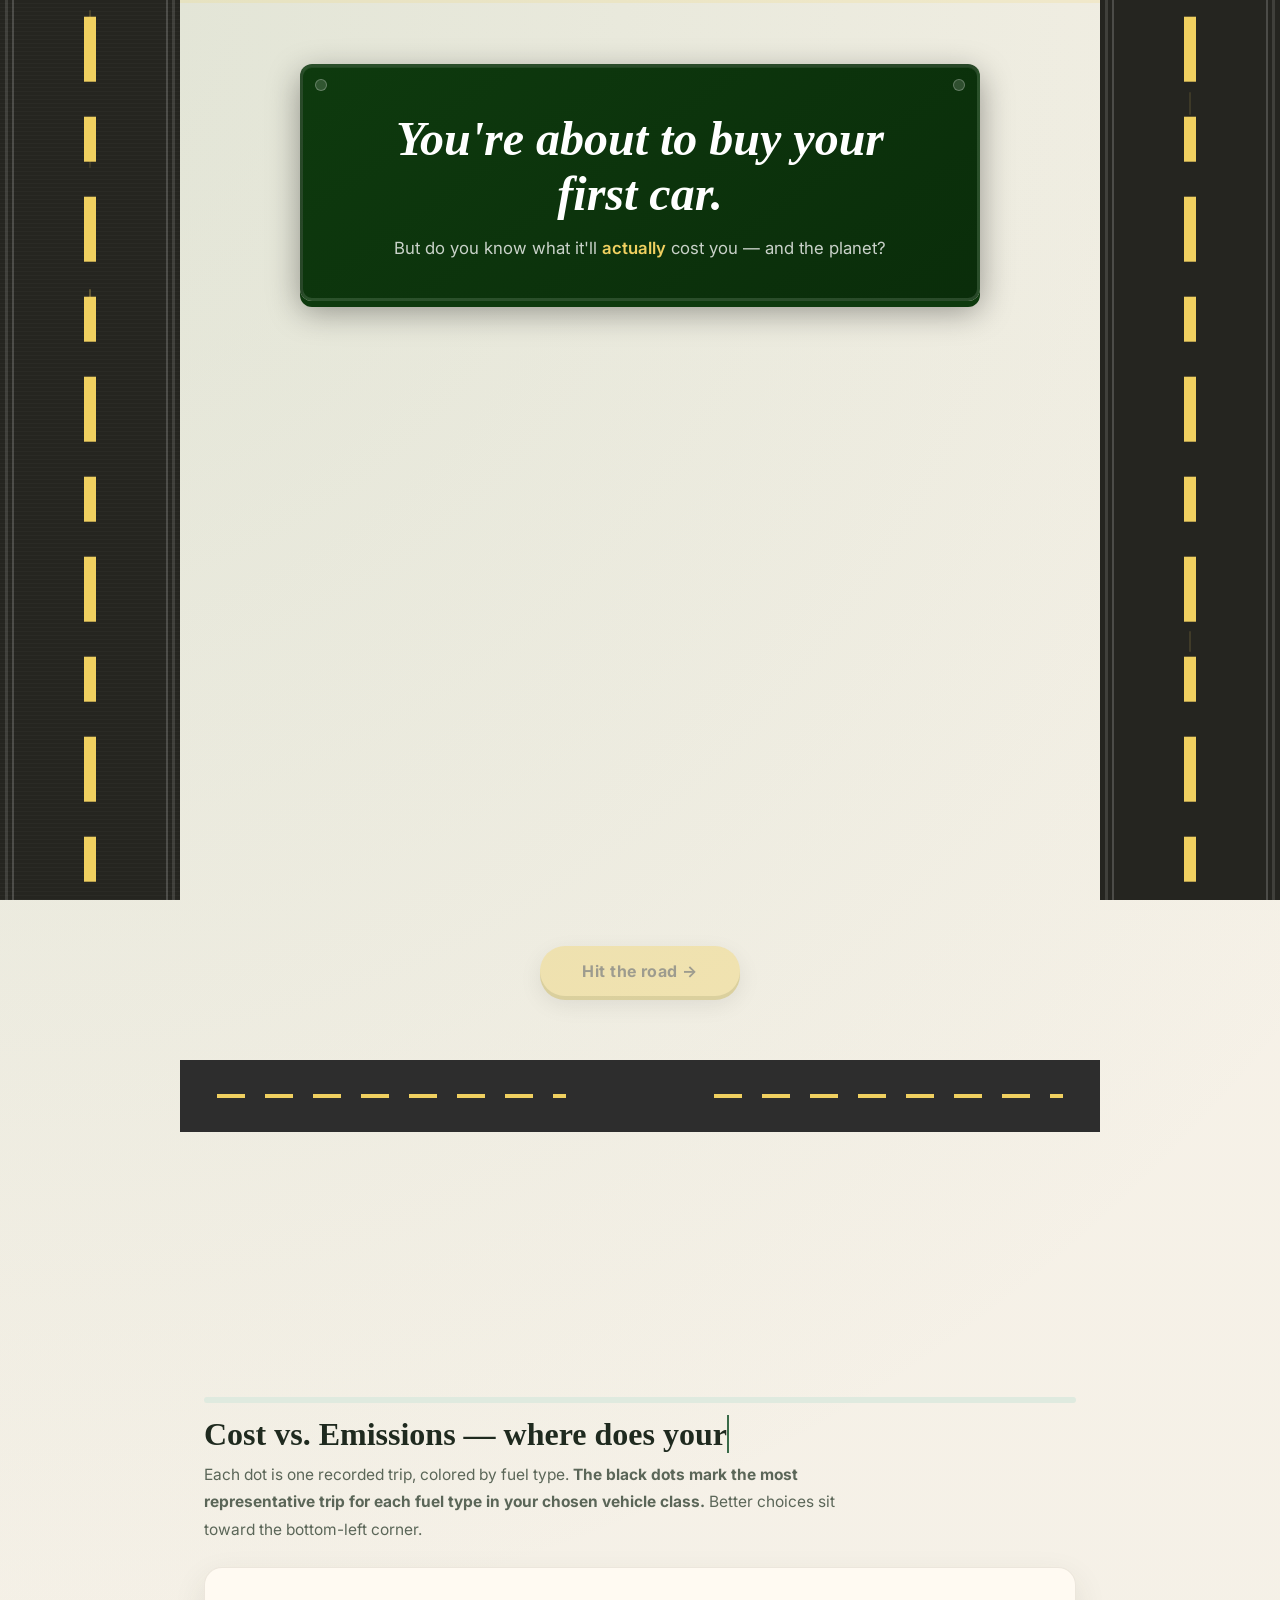
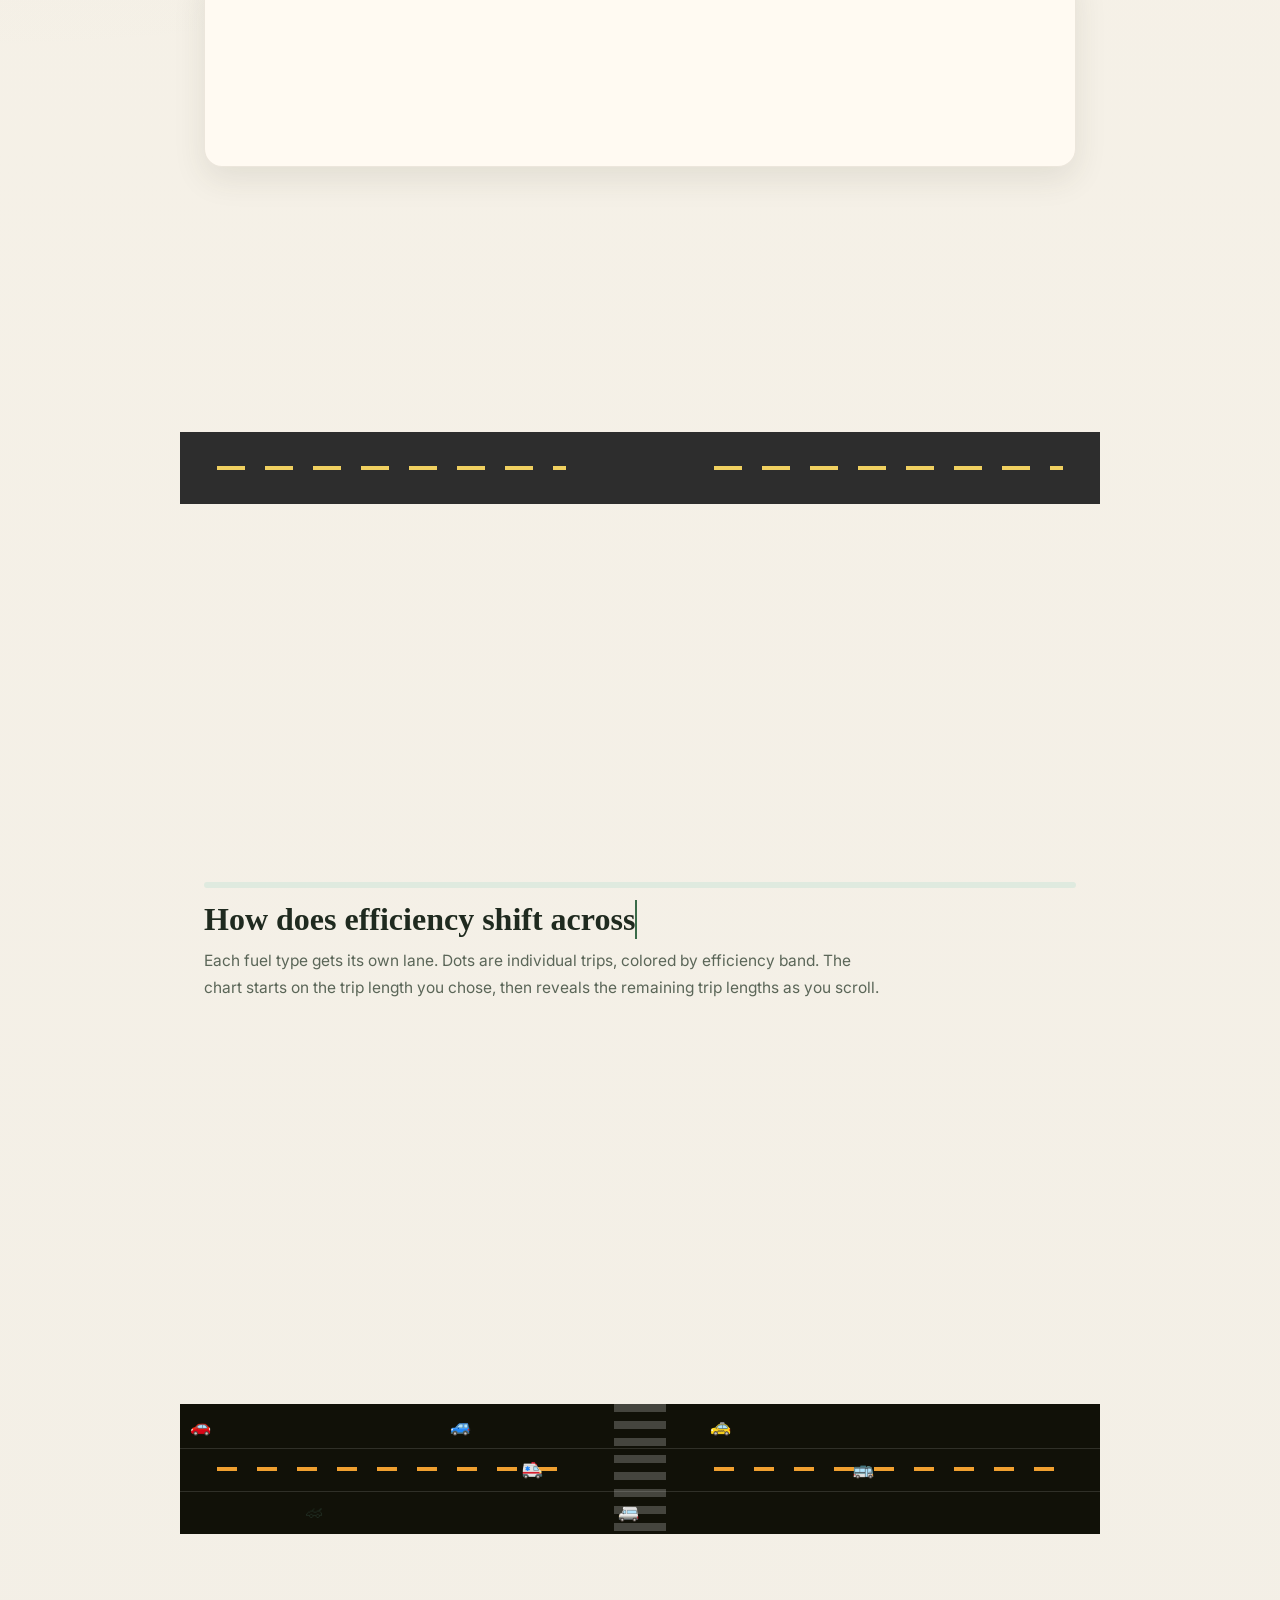
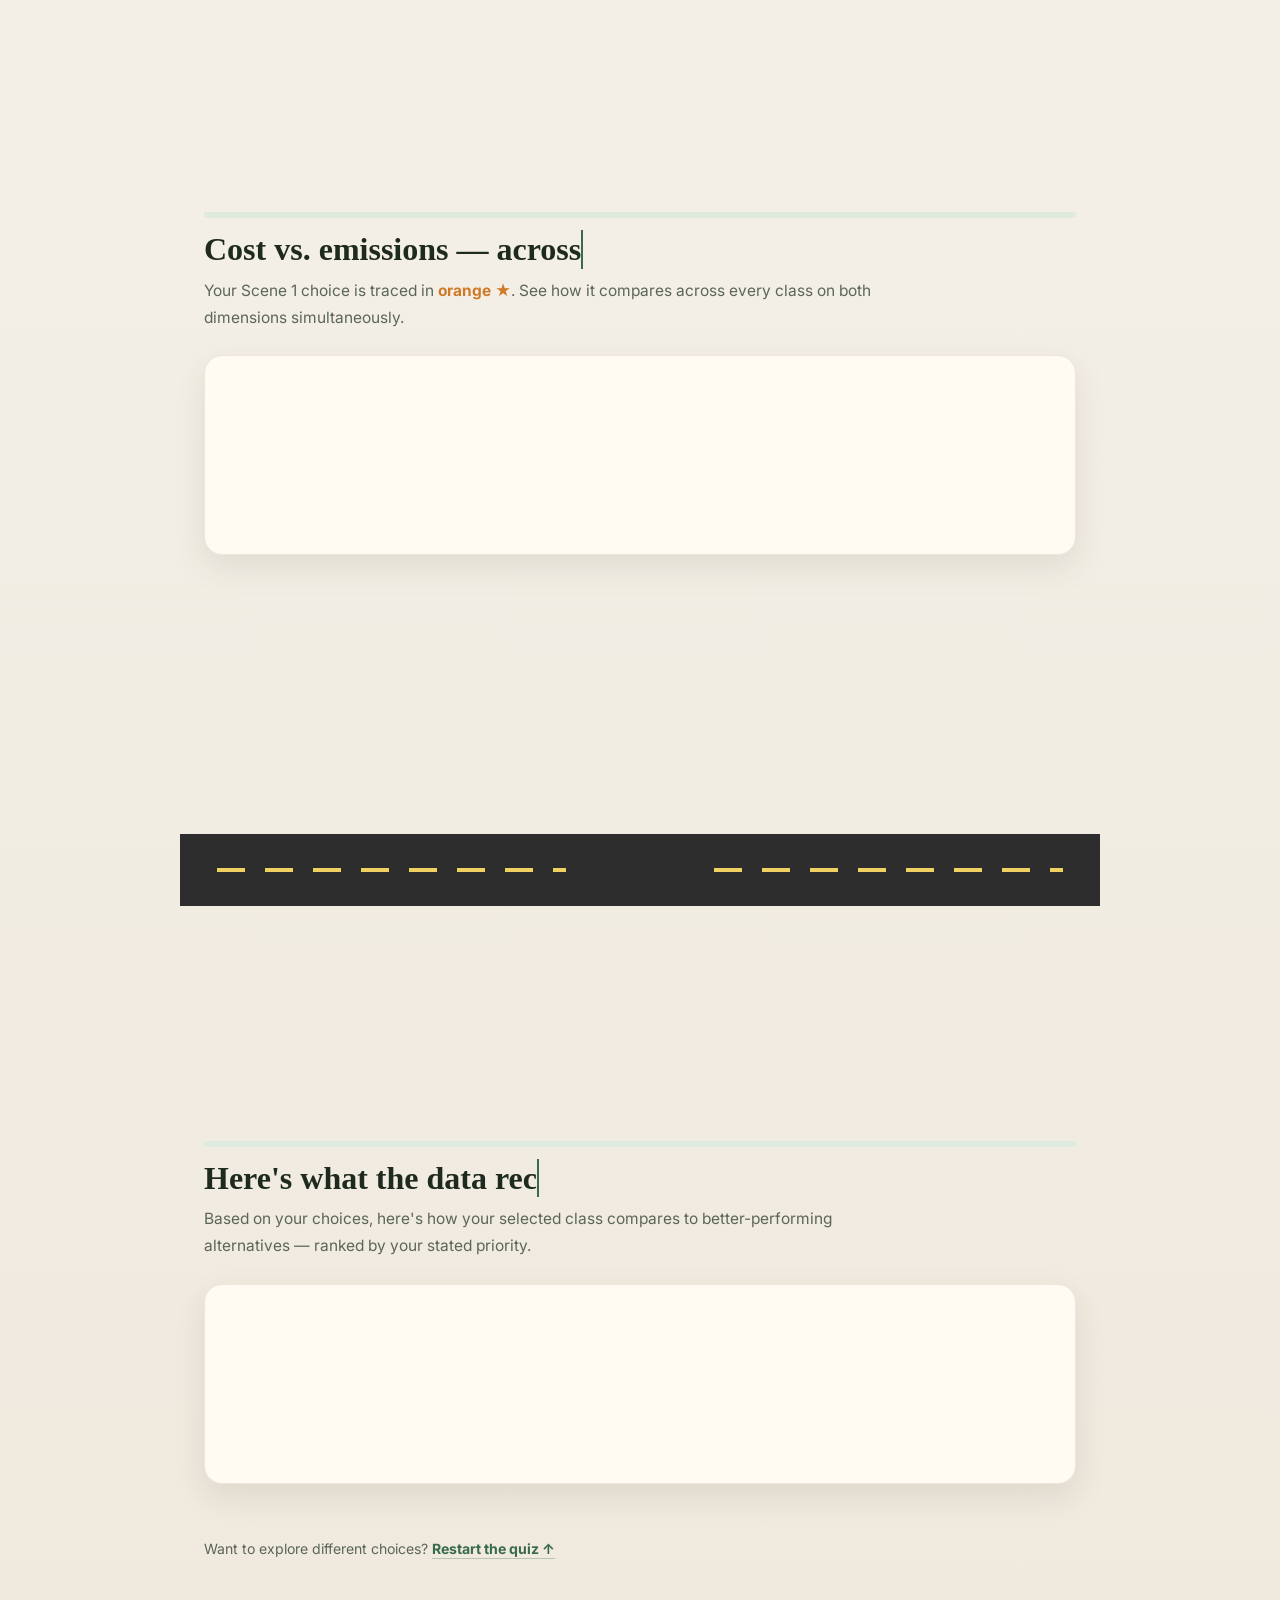
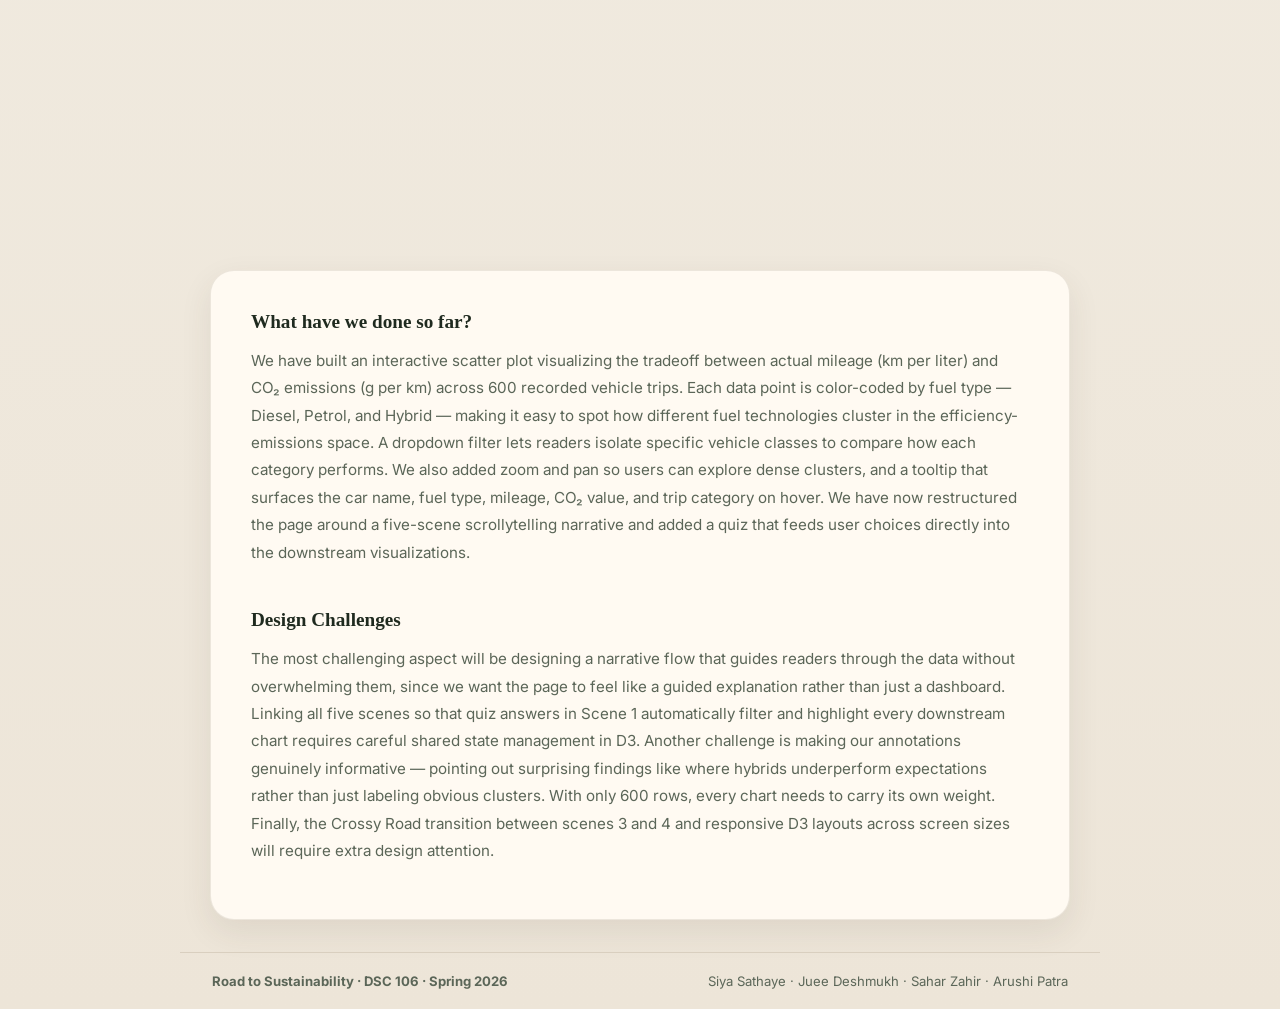
<file: index.html>
<!DOCTYPE html>
<html lang="en">
<head>
  <meta charset="UTF-8" />
  <meta name="viewport" content="width=device-width, initial-scale=1.0" />
  <title>Road to Sustainability</title>

  <!-- Fonts: Inter for UI, Playfair Display for headings -->
  <link rel="preconnect" href="https://fonts.googleapis.com">
  <link rel="preconnect" href="https://fonts.gstatic.com" crossorigin>
  <link href="https://fonts.googleapis.com/css2?family=Inter:wght@300;400;500;600;700&family=Space+Grotesk:wght@400;500;600;700&display=swap" rel="stylesheet">

  <link rel="stylesheet" href="style.css" />
  <link rel="stylesheet" href="road.css" />
  <link rel="stylesheet" href="scroll-road.css" />
  <link rel="stylesheet" href="scene2.css" />
  <link rel="stylesheet" href="scene3.css" />
  <link rel="stylesheet" href="scene4.css" />
  <script src="https://d3js.org/d3.v7.min.js"></script>
</head>
<body>

  <!-- ═══════════════════════════════════════════════════════════
       SCENE 1 — THE DEALERSHIP
  ════════════════════════════════════════════════════════════════ -->
  <section class="scene" id="scene-1">
    <div class="scene-inner dealership">

      <div class="road-sign headline-sign">
        <h1>You're about to buy your<br>first car.</h1>
        <p class="sign-body">But do you know what it'll <em>actually</em> cost you — and the planet?</p>
      </div>

      <!-- Q1 -->
      <div class="road-sign question-sign" id="q1-sign">
        <p class="q-number">Question 1 of 3</p>
        <p class="q-text">What kind of driving do you do?</p>
        <div class="sign-options" id="q1-options">
          <button class="sign-btn" data-key="tripCategory" data-val="Short (&lt;50 km)">Short city hops</button>
          <button class="sign-btn" data-key="tripCategory" data-val="Medium (50–200 km)">Medium trips</button>
          <button class="sign-btn" data-key="tripCategory" data-val="Long (200–400 km)">Long drives</button>
          <button class="sign-btn" data-key="tripCategory" data-val="Very Long (&gt;400 km)">Very long hauls</button>
        </div>
      </div>

      <!-- Q2 -->
      <div class="road-sign question-sign" id="q2-sign">
        <p class="q-number">Question 2 of 3</p>
        <p class="q-text">What vehicle class fits your lifestyle?</p>
        <div class="sign-options" id="q2-options">
          <button class="sign-btn" data-key="vehicleClass" data-val="Hatchback">Hatchback</button>
          <button class="sign-btn" data-key="vehicleClass" data-val="Sedan">Sedan</button>
          <button class="sign-btn" data-key="vehicleClass" data-val="SUV">SUV</button>
          <button class="sign-btn" data-key="vehicleClass" data-val="Luxury">Luxury</button>
          <button class="sign-btn" data-key="vehicleClass" data-val="MUV">MUV</button>
        </div>
      </div>

      <!-- Q3 -->
      <div class="road-sign question-sign" id="q3-sign">
        <p class="q-number">Question 3 of 3</p>
        <p class="q-text">What matters more to you?</p>
        <div class="sign-options" id="q3-options">
          <button class="sign-btn" data-key="priority" data-val="cost">Lower fuel cost 💰</button>
          <button class="sign-btn" data-key="priority" data-val="emissions">Lower CO₂ emissions 🌿</button>
        </div>
      </div>

      <div id="quiz-error" class="quiz-error" hidden>Please answer all three questions to continue.</div>

      <!-- 
        FIX: removed `hidden` attribute entirely — we show/hide via CSS opacity 
        and pointer-events instead so the button always exists in the DOM 
        and the click handler can always attach to it.
      -->
      <button class="cta-btn" id="quiz-submit" style="opacity:0.38;pointer-events:none;" aria-disabled="true">
        Hit the road →
      </button>

    </div>
  </section>

  <!-- road lane connecting scene 1 → 2 -->
  <div class="road-lane" aria-hidden="true">
  </div>

  <!-- ═══════════════════════════════════════════════════════════
       SCENE 2 — HITTING THE ROAD
  ════════════════════════════════════════════════════════════════ -->
  <section class="scene" id="scene-2">
    <div class="scene-inner">
      <div class="scene-header">
        <div class="scene-badge"></div>
        <h2 class="typewriter" data-text="Cost vs. Emissions — where does your pick land?"></h2>
        <p class="scene-desc">
          Each dot is one recorded trip, colored by fuel type.
          <strong id="s2-highlight-label">The black dots mark the most representative trip for each fuel type in your chosen vehicle class.</strong>
          Better choices sit toward the bottom-left corner.
        </p>
      </div>
      <div id="scene-2-chart" class="chart-slot"></div>
      <div id="scene-2-tooltip" class="tooltip" hidden></div>
    </div>
  </section>

  <div class="road-lane" aria-hidden="true">
  </div>

  <!-- ═══════════════════════════════════════════════════════════
       SCENE 3 — THE JOURNEY
  ════════════════════════════════════════════════════════════════ -->
  <section class="scene" id="scene-3">
    <div class="scene-inner">
      <div class="scene-header">
        <div class="scene-badge"></div>
        <h2 class="typewriter" data-text="How does efficiency shift across trip lengths?"></h2>
        <p class="scene-desc">
          Each fuel type gets its own lane. Dots are individual trips, colored by efficiency band.
          The chart starts on the trip length you chose, then reveals the remaining trip lengths as you scroll.
        </p>
      </div>
      <div id="scene-3-chart" class="chart-slot"></div>
    </div>
  </section>

  <div class="road-lane crossy-lane" aria-hidden="true">
  </div>

  <!-- ═══════════════════════════════════════════════════════════
       SCENE 4 — THE CROSSROADS
  ════════════════════════════════════════════════════════════════ -->
  <section class="scene" id="scene-4">
    <div class="scene-inner">
      <div class="scene-header">
        <div class="scene-badge"></div>
        <h2 class="typewriter" data-text="Cost vs. emissions — across every vehicle class"></h2>
        <p class="scene-desc">
          Your Scene 1 choice is traced in
          <strong id="s4-highlight-label" style="color:#d07a28;">orange ★</strong>.
          See how it compares across every class on both dimensions simultaneously.
        </p>
      </div>
      <div id="scene-4-chart" class="chart-slot"></div>
    </div>
  </section>

  <div class="road-lane" aria-hidden="true">
  </div>

  <!-- ═══════════════════════════════════════════════════════════
       SCENE 5 — THE DESTINATION
  ════════════════════════════════════════════════════════════════ -->
  <section class="scene" id="scene-5">
    <div class="scene-inner">
      <div class="scene-header">
        <div class="scene-badge"></div>
        <h2 class="typewriter" data-text="Here's what the data recommends for you."></h2>
        <p class="scene-desc" id="s5-desc">
          Based on your choices, here's how your selected class compares to
          better-performing alternatives — ranked by your stated priority.
        </p>
      </div>

      <div id="scene-5-bars" class="chart-slot"></div>
      <div id="rec-cards" class="rec-grid"></div>

      <p class="rec-cta">
        Want to explore different choices?
        <a href="#scene-1" onclick="resetQuiz()">Restart the quiz ↑</a>
      </p>
    </div>
  </section>

  <!-- writeup — keep for rubric -->
  <section class="writeup-card page-shell" id="writeup">
    <div class="writeup-block">
      <h2>What have we done so far?</h2>
      <p>
        We have built an interactive scatter plot visualizing the tradeoff between actual
        mileage (km per liter) and CO₂ emissions (g per km) across 600 recorded vehicle trips.
        Each data point is color-coded by fuel type — Diesel, Petrol, and Hybrid — making it
        easy to spot how different fuel technologies cluster in the efficiency-emissions space.
        A dropdown filter lets readers isolate specific vehicle classes to compare how each
        category performs. We also added zoom and pan so users can explore dense clusters, and
        a tooltip that surfaces the car name, fuel type, mileage, CO₂ value, and trip category
        on hover. We have now restructured the page around a five-scene scrollytelling narrative
        and added a quiz that feeds user choices directly into the downstream visualizations.
      </p>
    </div>
    <div class="writeup-block">
      <h2>Design Challenges</h2>
      <p>
        The most challenging aspect will be designing a narrative flow that guides readers
        through the data without overwhelming them, since we want the page to feel like a
        guided explanation rather than just a dashboard. Linking all five scenes so that quiz
        answers in Scene 1 automatically filter and highlight every downstream chart requires
        careful shared state management in D3. Another challenge is making our annotations
        genuinely in<link href="https://fonts.googleapis.com/css2?family=Inter:wght@300;400;500;600;700&family=Space+Grotesk:wght@400;500;600;700&display=swap" rel="stylesheet">formative — pointing out surprising findings like where hybrids underperform
        expectations rather than just labeling obvious clusters. With only 600 rows, every chart
        needs to carry its own weight. Finally, the Crossy Road transition between scenes 3 and 4
        and responsive D3 layouts across screen sizes will require extra design attention.
      </p>
    </div>
  </section>

  <footer class="site-footer">
    <strong>Road to Sustainability · DSC 106 · Spring 2026</strong>
    <span>Siya Sathaye · Juee Deshmukh · Sahar Zahir · Arushi Patra</span>
  </footer>

  <script src="state.js"></script>
  <script src="scene1.js"></script>
  <script src="scene5.js"></script>
  <script src="scroll-road.js"></script>
  <script src="scene2.js"></script>
  <script src="scene3.js"></script>
  <script src="scene4.js"></script>

</body>
</html>
</file>
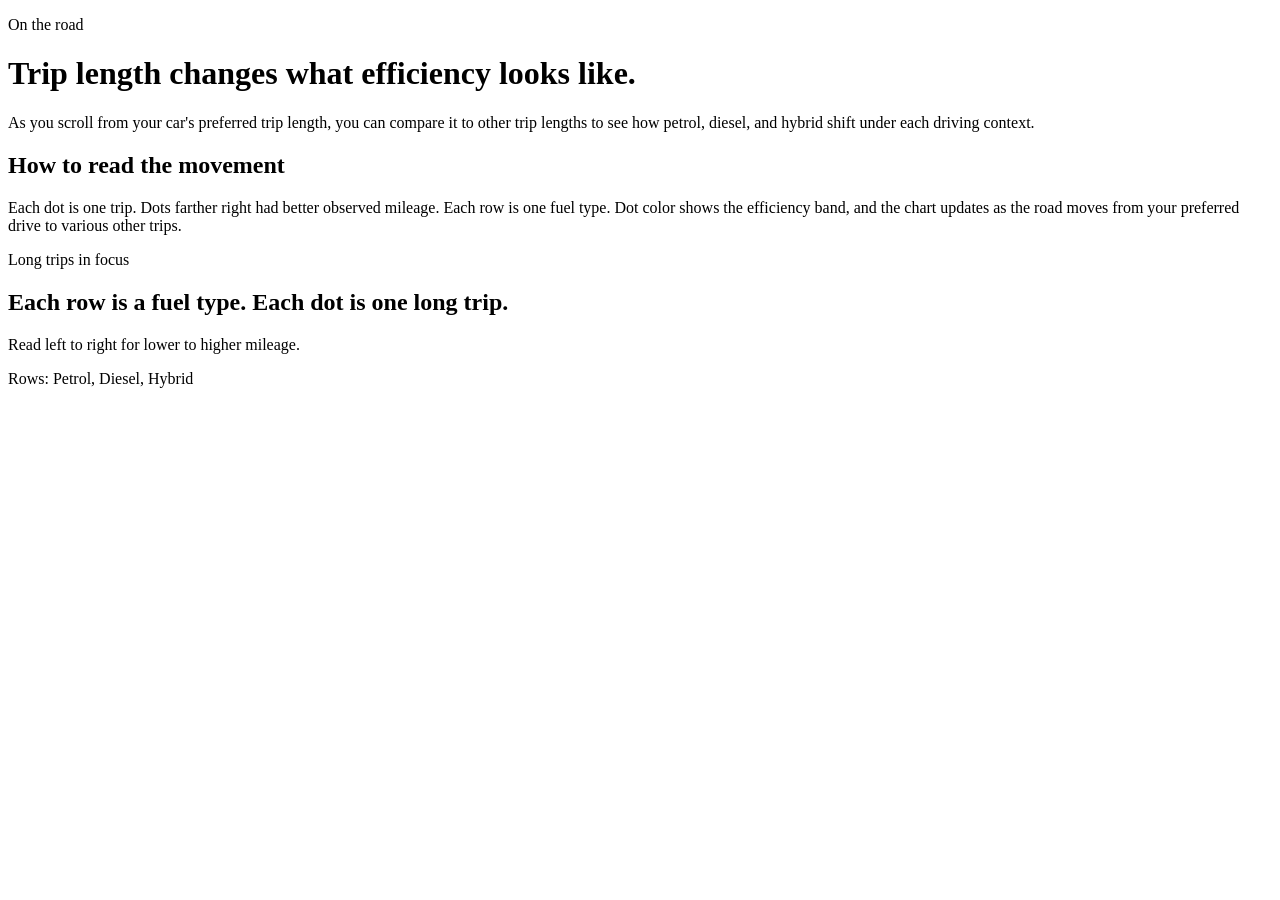
<file: scene3.html>
<!DOCTYPE html>
<html lang="en">
  <head>
    <meta charset="UTF-8" />
    <meta name="viewport" content="width=device-width, initial-scale=1.0" />
    <title>Road to Sustainability | Scene 3</title>
    <link rel="stylesheet" href="scene3.css?v=3" />
    <script src="https://d3js.org/d3.v7.min.js" defer></script>
    <script src="scene3.js?v=3" defer></script>
  </head>
  <body>
    <main class="scene-shell">
      <header class="scene-hero">
        <p class="eyebrow">On the road</p>
        <h1>Trip length changes what efficiency looks like.</h1>
        <p class="intro">
          As you scroll from your car's preferred trip length, you can compare it to other trip lengths to see how petrol, diesel, and
          hybrid shift under each driving context.
        </p>
      </header>

      <section class="scene-controls">
        <div class="panel-copy">
          <h2>How to read the movement</h2>
          <p>
            Each dot is one trip. Dots farther right had better observed mileage. Each row is one
            fuel type. Dot color shows the efficiency band, and the chart updates as the road moves
            from your preferred drive to various other trips.
          </p>
        </div>

      </section>

      <section class="road-stage">
        <div class="road-surface" aria-hidden="true">
          <div class="road-line"></div>
          <div class="road-line"></div>
          <div class="road-line"></div>
        </div>

        <div class="road-layout">
          <section class="chart-panel">
            <div class="chart-copy">
              <p class="chart-kicker" id="chart-kicker">Long trips in focus</p>
              <h2 id="chart-title">Each row is a fuel type. Each dot is one long trip.</h2>
              <p id="chart-description">
                Read left to right for lower to higher mileage.
              </p>
              <p class="chart-note">Rows: Petrol, Diesel, Hybrid</p>
            </div>

            <div class="legend-inline" id="legend-inline" aria-hidden="true"></div>
            <div id="scene3-chart"></div>
            <div id="scene3-tooltip" class="tooltip"></div>
          </section>

          <div class="scroll-track" aria-hidden="true">
            <section class="road-step is-active" data-trip-category="Long (200–400 km)"></section>
            <section class="road-step" data-trip-category="Short (<50 km)"></section>
            <section class="road-step" data-trip-category="Medium (50–200 km)"></section>
            <section class="road-step" data-trip-category="Very Long (>400 km)"></section>
          </div>
        </div>
      </section>
    </main>
  </body>
</html>
</file>
<file: style.css>
/* ── Design tokens ─────────────────────────────────────────────────────────── */
:root {
  --bg:           #f3efe6;
  --panel:        #fffaf2;
  --ink:          #1f2a1f;
  --muted:        #5b6658;
  --line:         #d9cfbf;
  --accent:       #3a6b49;
  --accent-soft:  #dfeadf;
  --orange:       #d07a28;
  --shadow:       0 18px 45px rgba(63, 57, 42, 0.12);
  --font-sans:    "Inter", system-ui, sans-serif;
  --font-serif: "Space Grotesk", sans-serif;
  --font-mono:    "JetBrains Mono", "Fira Mono", monospace;
}

* { box-sizing: border-box; }

body {
  margin: 0;
  font-family: var(--font-sans);
  color: var(--ink);
  background:
    radial-gradient(circle at top left, rgba(97, 146, 103, 0.18), transparent 26%),
    linear-gradient(180deg, #f7f2e8 0%, var(--bg) 55%, #efe7db 100%);
}

.page-shell {
  width: min(1120px, calc(100vw - 32px));
  margin: 0 auto;
  padding: 40px 0 64px;
}

.hero,
.controls-card,
.chart-card {
  background: var(--panel);
  border: 1px solid rgba(124, 109, 84, 0.14);
  border-radius: 24px;
  box-shadow: var(--shadow);
  position: relative;
  overflow: hidden;
}

.hero    { padding: 32px; }

.eyebrow {
  margin: 0 0 10px;
  font-size: 0.75rem;
  font-weight: 700;
  letter-spacing: 0.14em;
  text-transform: uppercase;
  color: var(--accent);
  font-family: var(--font-sans);
}

h1, h2 {
  margin: 0;
  line-height: 1.1;
  font-family: var(--font-serif);
}

h1 {
  max-width: 900px;
  font-size: clamp(2rem, 4vw, 3.6rem);
}

h2 { font-size: clamp(1.4rem, 2vw, 1.9rem); }

.team, .intro, .controls-card p {
  font-size: 1.05rem;
  line-height: 1.7;
  color: var(--muted);
  font-family: var(--font-sans);
}


.team  { margin: 18px 0 10px; }
.intro { max-width: 840px; margin: 0; }

.controls-card {
  margin-top: 24px;
  padding: 24px 28px;
  display: flex;
  gap: 24px;
  align-items: end;
  justify-content: space-between;
}

.controls-card p { max-width: 700px; margin: 10px 0 0; }

.filter {
  min-width: 220px;
  display: flex;
  flex-direction: column;
  gap: 8px;
  font-size: 0.95rem;
  color: var(--muted);
}

.filter select {
  padding: 12px 14px;
  border: 1px solid var(--line);
  border-radius: 12px;
  background: white;
  color: var(--ink);
  font: inherit;
}

.chart-card {
  margin-top: 24px;
  padding: 18px 18px 8px;
  position: relative;
}

#chart { width: 100%; }

.axis text, .axis-label, .legend text {
  fill: var(--muted);
  font-family: var(--font-sans);
  font-size: 11px;
}

.axis path, .axis line { stroke: #b9b09f; }

.dot {
  stroke: rgba(31, 42, 31, 0.35);
  stroke-width: 1;
  transition: opacity 120ms ease;
}

.tooltip {
  position: absolute;
  pointer-events: none;
  max-width: 260px;
  padding: 12px 14px;
  border-radius: 14px;
  background: rgba(28, 37, 30, 0.96);
  color: #f8f5ee;
  box-shadow: 0 14px 30px rgba(16, 21, 17, 0.28);
  font-size: 0.88rem;
  line-height: 1.5;
  font-family: var(--font-sans);
}

.tooltip strong {
  display: block;
  margin-bottom: 4px;
  font-family: var(--font-sans);
  font-weight: 600;
}

/* Typewriter cursor animation */
.typewriter {
  display: inline-block;
  width: fit-content;
  border-right: 2px solid var(--accent);
  animation: blink 0.75s step-end infinite;
  font-family: var(--font-serif);
}

@keyframes blink {
  0%, 100% { border-color: var(--accent); }
  50%       { border-color: transparent; }
}

/* Writeup */
.writeup-card {
  max-width: 860px;
  margin: 2rem auto;
  padding: 2rem;
  display: flex;
  flex-direction: column;
  gap: 1.5rem;
}

.writeup-block h2 { margin-bottom: 0.5rem; font-family: var(--font-serif); }
.writeup-block p  { line-height: 1.75; font-family: var(--font-sans); color: var(--muted); }

@media (max-width: 800px) {
  .page-shell { width: min(100vw - 20px, 1120px); padding-top: 20px; }
  .hero, .controls-card, .chart-card { border-radius: 18px; }
  .hero, .controls-card { padding: 20px; }
  .controls-card { flex-direction: column; align-items: stretch; }
}


.headline-sign h1 {
  opacity: 0;
  transform: translateX(-60px);
  animation: driveIn 1s ease-out 0.3s forwards;
}

@keyframes driveIn {
  from {
    opacity: 0;
    transform: translateX(-60px);
  }
  to {
    opacity: 1;
    transform: translateX(0);
  }
}
</file>
<file: road.css>
/* ─── road.css ──────────────────────────────────────────────────────────────
   5-scene scrollytelling layout — supplements style.css
──────────────────────────────────────────────────────────────────────────── */

/* ── page background ──────────────────────────────────────────────────────── */
body {
  background:
    radial-gradient(circle at top left, rgba(97,146,103,0.15), transparent 28%),
    linear-gradient(180deg, #f7f2e8 0%, #f3efe6 60%, #ede5d8 100%);
  min-height: 100vh;
}

/* ── scene containers ─────────────────────────────────────────────────────── */
.scene {
  min-height: 100vh;
  display: flex;
  align-items: center;
  justify-content: center;
  padding: 4rem 1.5rem;
}

.scene-inner {
  width: min(900px, 100%);
  display: flex;
  flex-direction: column;
  gap: 1.5rem;
}

.scene-inner.dealership {
  align-items: center;
  gap: 2rem;
}

/* ── scene header ─────────────────────────────────────────────────────────── */
.scene-header { display: flex; flex-direction: column; gap: 0.5rem; }

.scene-header h2 {
  font-size: clamp(1.4rem, 2.5vw, 2rem);
  line-height: 1.2;
  margin: 0;
  font-family: "Playfair Display", Georgia, serif;
}

.scene-desc {
  font-size: 0.97rem;
  color: #5b6658;
  line-height: 1.75;
  max-width: 680px;
  margin: 0;
  font-family: "Inter", sans-serif;
}

/* ── chart slot ───────────────────────────────────────────────────────────── */
.chart-slot {
  background: #fffaf2;
  border: 1px solid rgba(124,109,84,0.14);
  border-radius: 18px;
  box-shadow: 0 12px 32px rgba(63,57,42,0.10);
  padding: 1.25rem;
  min-height: 200px;
  position: relative;
}

/* ── road lane dividers ───────────────────────────────────────────────────── */
.road-lane {
  width: 100%;
  height: 72px;
  background: #2d2d2d;
  display: flex;
  align-items: center;
  justify-content: center;
  position: relative;
  overflow: hidden;
}

.road-lane::before,
.road-lane::after {
  content: '';
  position: absolute;
  top: 50%;
  transform: translateY(-50%);
  height: 4px;
  width: 38%;
  background: repeating-linear-gradient(
    to right,
    #f0d060 0px, #f0d060 28px,
    transparent 28px, transparent 48px
  );
}
.road-lane::before { left: 4%; }
.road-lane::after  { right: 4%; }

.lane-label {
  font-size: 0.72rem;
  letter-spacing: 0.14em;
  text-transform: uppercase;
  color: rgba(255,255,255,0.55);
  z-index: 1;
  font-family: "Inter", sans-serif;
  font-weight: 500;
}

/* crossy road lane */
.crossy-lane {
  background: linear-gradient(90deg, #2d2d2d 0%, #3a3020 50%, #2d2d2d 100%);
  height: 90px;
}
.crossy-lane::before,
.crossy-lane::after {
  background: repeating-linear-gradient(
    to right,
    #f0a030 0px, #f0a030 20px,
    transparent 20px, transparent 40px
  );
}

/* ── ROAD SIGNS — Scene 1 ─────────────────────────────────────────────────── */
.road-sign {
  background: linear-gradient(145deg, #1a5c1a 0%, #154d15 100%);
  color: white;
  border-radius: 12px;
  padding: 2rem 2.5rem;
  box-shadow:
    0 6px 0 #0e3a0e,
    0 10px 32px rgba(0,0,0,0.38),
    inset 0 1px 0 rgba(255,255,255,0.08);
  width: min(680px, 100%);
  border: 3px solid rgba(255,255,255,0.12);
  position: relative;
}

/* Subtle corner bolts on signs */
.road-sign::before,
.road-sign::after {
  content: '';
  position: absolute;
  width: 10px;
  height: 10px;
  border-radius: 50%;
  background: rgba(255,255,255,0.15);
  border: 1px solid rgba(255,255,255,0.25);
}
.road-sign::before { top: 12px; left: 12px; }
.road-sign::after  { top: 12px; right: 12px; }

.headline-sign {
  background: linear-gradient(145deg, #0e3a0e 0%, #0a2d0a 100%);
  text-align: center;
  padding: 2.75rem 2.5rem 2.25rem;
}

.sign-sub {
  font-size: 0.72rem;
  letter-spacing: 0.16em;
  text-transform: uppercase;
  color: rgba(255,255,255,0.5);
  margin: 0 0 0.85rem;
  font-family: "Inter", sans-serif;
  font-weight: 500;
}

.headline-sign h1 {
  font-size: clamp(1.8rem, 4vw, 3rem);
  color: white;
  line-height: 1.15;
  margin: 0 0 0.85rem;
  font-family: "Playfair Display", Georgia, serif;
  font-style: italic;
}

.sign-body {
  font-size: 1.05rem;
  color: rgba(255,255,255,0.78);
  margin: 0;
  font-family: "Inter", sans-serif;
  font-weight: 400;
  line-height: 1.6;
}
.sign-body em { color: #f0d060; font-style: normal; font-weight: 600; }

/* Question signs — stagger reveal */
.question-sign {
  opacity: 0;
  transform: translateY(28px) scale(0.99);
  transition: opacity 0.5s ease, transform 0.5s ease;
}
.question-sign.visible {
  opacity: 1;
  transform: translateY(0) scale(1);
}

.q-number {
  font-size: 0.7rem;
  letter-spacing: 0.14em;
  text-transform: uppercase;
  color: rgba(255,255,255,0.45);
  margin: 0 0 0.5rem;
  font-family: "Inter", sans-serif;
  font-weight: 600;
}

.q-text {
  font-size: 1.1rem;
  font-weight: 600;
  color: white;
  margin: 0 0 1.35rem;
  font-family: "Inter", sans-serif;
  line-height: 1.4;
}

.sign-options {
  display: flex;
  flex-wrap: wrap;
  gap: 0.55rem;
}

/* ── Quiz buttons — Inter, clean pill style ───────────────────────────────── */
.sign-btn {
  padding: 9px 20px;
  border-radius: 100px;
  border: 1.5px solid rgba(255,255,255,0.3);
  background: rgba(255,255,255,0.07);
  color: rgba(255,255,255,0.88);
  font-size: 0.88rem;
  font-family: "Inter", sans-serif;
  font-weight: 500;
  cursor: pointer;
  transition: all 0.18s ease;
  letter-spacing: 0.01em;
  line-height: 1;
}

.sign-btn:hover {
  background: rgba(255,255,255,0.15);
  border-color: #f0d060;
  color: #f0d060;
  transform: translateY(-1px);
}

.sign-btn.selected {
  background: #f0d060;
  border-color: #f0d060;
  color: #1a1a0a;
  font-weight: 700;
  box-shadow: 0 3px 12px rgba(240,208,96,0.35);
}

/* ── Quiz error ───────────────────────────────────────────────────────────── */
.quiz-error {
  color: #f0a080;
  font-size: 0.85rem;
  margin: 0;
  font-family: "Inter", sans-serif;
  font-weight: 500;
}

/* ── CTA button ───────────────────────────────────────────────────────────── */
.cta-btn {
  padding: 15px 42px;
  background: #f0d060;
  color: #1a1a0a;
  border: none;
  border-radius: 100px;
  font-size: 1rem;
  font-family: "Inter", sans-serif;
  font-weight: 700;
  cursor: pointer;
  box-shadow: 0 4px 0 #b8a030, 0 8px 24px rgba(0,0,0,0.22);
  transition: transform 0.12s ease, box-shadow 0.12s ease, opacity 0.3s ease;
  letter-spacing: 0.03em;
}
.cta-btn:hover {
  transform: translateY(-2px);
  box-shadow: 0 6px 0 #b8a030, 0 12px 28px rgba(0,0,0,0.22);
}
.cta-btn:active {
  transform: translateY(1px);
  box-shadow: 0 2px 0 #b8a030;
}
.cta-btn:disabled {
  opacity: 0.38;
  cursor: not-allowed;
  transform: none;
  box-shadow: 0 4px 0 #b8a030;
}

/* ── Scene 5 — recommendation cards ──────────────────────────────────────── */
.rec-grid {
  display: flex;
  flex-direction: column;
  gap: 0.85rem;
}

.rec-card {
  background: #fffaf2;
  border: 1px solid #d9cfbf;
  border-radius: 16px;
  padding: 1.2rem 1.5rem;
  display: flex;
  flex-wrap: wrap;
  align-items: center;
  gap: 0.85rem;
  transition: box-shadow 0.2s, transform 0.2s;
  font-family: "Inter", sans-serif;
}
.rec-card:hover {
  box-shadow: 0 8px 24px rgba(58,107,73,0.13);
  transform: translateY(-1px);
}

.rec-best {
  border-color: #3a6b49;
  background: linear-gradient(135deg, #f0f8f2 0%, #fffaf2 100%);
  box-shadow: 0 4px 16px rgba(58,107,73,0.14);
}

.rec-rank {
  font-size: 0.72rem;
  font-weight: 700;
  text-transform: uppercase;
  letter-spacing: 0.1em;
  color: #3a6b49;
  min-width: 92px;
  font-family: "Inter", sans-serif;
}

.rec-name {
  font-size: 1rem;
  font-weight: 700;
  color: #1f2a1f;
  flex: 1;
  min-width: 140px;
  font-family: "Inter", sans-serif;
}

.rec-meta {
  font-size: 0.83rem;
  color: #5b6658;
  min-width: 130px;
  font-family: "Inter", sans-serif;
}

.rec-stats {
  display: flex;
  gap: 0.85rem;
  flex-wrap: wrap;
  font-size: 0.83rem;
  color: #5b6658;
  font-family: "Inter", sans-serif;
}

.rec-saving {
  color: #3a6b49;
  font-weight: 700;
  font-family: "Inter", sans-serif;
}

.rec-band {
  font-size: 0.7rem;
  font-weight: 700;
  padding: 3px 12px;
  border-radius: 20px;
  text-transform: uppercase;
  letter-spacing: 0.07em;
  font-family: "Inter", sans-serif;
}
.band-good { background: #dff2e5; color: #2d7a4a; }
.band-avg  { background: #fef3dd; color: #a06010; }
.band-poor { background: #fde8e8; color: #b03030; }

.rec-empty {
  font-size: 1rem;
  color: #3a6b49;
  font-style: italic;
  padding: 1rem 0;
  font-family: "Inter", sans-serif;
}

.rec-cta {
  font-size: 0.88rem;
  color: #5b6658;
  margin-top: 0.5rem;
  font-family: "Inter", sans-serif;
}
.rec-cta a {
  color: #3a6b49;
  font-weight: 700;
  text-decoration: none;
  border-bottom: 1px solid rgba(58,107,73,0.3);
  padding-bottom: 1px;
  transition: border-color 0.15s;
}
.rec-cta a:hover { border-color: #3a6b49; }

/* ── Axis + grid shared ───────────────────────────────────────────────────── */
.axis text, .axis-label { fill: #5b6658; font-family: "Inter", sans-serif; font-size: 11px; }
.axis path, .axis line  { stroke: #b9b09f; }
.axis-label { font-size: 11px; }

/* ── Writeup ──────────────────────────────────────────────────────────────── */
.writeup-card {
  max-width: 860px;
  margin: 4rem auto 0;
  padding: 2.5rem;
  background: #fffaf2;
  border: 1px solid rgba(124,109,84,0.14);
  border-radius: 24px;
  box-shadow: 0 12px 32px rgba(63,57,42,0.09);
  display: flex;
  flex-direction: column;
  gap: 1.75rem;
}

.writeup-block h2 { margin-bottom: 0.5rem; font-size: 1.2rem; font-family: "Playfair Display", Georgia, serif; }
.writeup-block p  { line-height: 1.8; color: #5b6658; font-size: 0.95rem; font-family: "Inter", sans-serif; }

/* ── Footer ───────────────────────────────────────────────────────────────── */
.site-footer {
  display: flex;
  justify-content: space-between;
  flex-wrap: wrap;
  gap: 0.5rem;
  padding: 1.25rem 2rem;
  margin-top: 2rem;
  font-size: 0.82rem;
  color: #5b6658;
  border-top: 1px solid #d9cfbf;
  font-family: "Inter", sans-serif;
}

/* ── Tooltip ──────────────────────────────────────────────────────────────── */
.tooltip {
  position: absolute;
  pointer-events: none;
  max-width: 270px;
  padding: 12px 14px;
  border-radius: 14px;
  background: rgba(28,37,30,0.96);
  color: #f8f5ee;
  box-shadow: 0 14px 30px rgba(16,21,17,0.28);
  font-size: 0.86rem;
  line-height: 1.55;
  z-index: 20;
  font-family: "Inter", sans-serif;
}
.tooltip[hidden] { display: none; }
.tooltip strong  { display: block; margin-bottom: 4px; font-weight: 600; }

/* ── Responsive ───────────────────────────────────────────────────────────── */
@media (max-width: 640px) {
  .road-sign { padding: 1.25rem; }
  .scene     { padding: 2.5rem 1rem; }
  .rec-card  { flex-direction: column; align-items: flex-start; }
}

/* ── Scene badge (e.g. "Scene 2") ─────────────────────────────────────────── */
.scene-badge {
  display: inline-block;
  font-size: 0.68rem;
  font-weight: 700;
  letter-spacing: 0.14em;
  text-transform: uppercase;
  color: var(--accent);
  background: var(--accent-soft);
  padding: 3px 10px;
  border-radius: 20px;
  margin-bottom: 0.25rem;
  font-family: "Inter", sans-serif;
}
</file>
<file: scroll-road.css>
/* ─── scroll-road.css ────────────────────────────────────────────────────────
   Scrollytelling road animation — add alongside road.css.
   A fixed road strip on the left edge scrolls its lane lines as the user
   moves down the page, giving a "driving through the story" feel.
   Also animates the existing .road-lane dividers between scenes.
────────────────────────────────────────────────────────────────────────────── */

/* ── Fixed road strip (left edge) ────────────────────────────────────────── */
#road-strip {
  position: fixed;
  left: 0;
  top: 0;
  width: 180px;
  height: 100vh;
  background: #252520; 
  z-index: 50;
  overflow: hidden;
  pointer-events: none;
}

/* ── Fixed road strip (right edge) ───────────────────────────────────────── */
#road-strip-right {
  position: fixed;
  right: 0;
  top: 0;
  width: 180px;
  height: 100vh;
  background: #252520; 
  z-index: 50;
  overflow: hidden;
  pointer-events: none;
}

#road-strip-right::before {
  display: none;
  content: '';
  position: absolute;
  inset: 0;
  background: repeating-linear-gradient(
    180deg,
    transparent 0px,
    transparent 3px,
    rgba(255,255,255,0.025) 3px,
    rgba(255,255,255,0.025) 4px
  );
}

#road-strip-right .lane-dashes {
  position: absolute;
  left: 50%;
  transform: translateX(-50%);
  top: 0;
  width: 12px;
  height: 200vh;
  background: repeating-linear-gradient(
    180deg,
    #f0d060 0px,
    #f0d060 45px,
    transparent 45px,
    transparent 80px
  );
  will-change: transform;
}

#road-strip-right .reflector-left,
#road-strip-right .reflector-right {
  position: absolute;
  top: 0;
  width: 3px;
  height: 100%;
  background: rgba(255,255,255,0.12);
}
#road-strip-right .reflector-left  { left: 5px; }
#road-strip-right .reflector-right { right: 5px; }

/* Asphalt texture via repeating noise lines */
#road-strip::before {
  content: '';
  position: absolute;
  inset: 0;
  background: repeating-linear-gradient(
    180deg,
    transparent 0px,
    transparent 3px,
    rgba(255,255,255,0.025) 3px,
    rgba(255,255,255,0.025) 4px
  );
}

/* Centre dashes — animated by JS via --offset custom property */
#road-strip .lane-dashes {
  position: absolute;
  left: 50%;
  transform: translateX(-50%);
  top: 0;
  width: 12px;
  height: 200vh; /* extra tall so the seam is never visible */
  background: repeating-linear-gradient(
    180deg,
    #f0d060 0px,
    #f0d060 45px,
    transparent 45px,
    transparent 80px
  );
  will-change: transform;
}

/* Edge reflectors */
#road-strip .reflector-left,
#road-strip .reflector-right {
  position: absolute;
  top: 0;
  width: 3px;
  height: 100%;
  background: rgba(255,255,255,0.12);
}
#road-strip .reflector-left  { left: 5px; }
#road-strip .reflector-right { right: 5px; }

/* Speed particles (little lights that blur past) */
.road-particle {
  position: absolute;
  left: 50%;
  width: 2px;
  border-radius: 1px;
  background: rgba(240, 208, 96, 0.55);
  pointer-events: none;
  will-change: transform, opacity;
}

/* ── Scroll progress bar (top of page) ───────────────────────────────────── */
#scroll-progress {
  position: fixed;
  top: 0;
  left: 180px; /* starts right after the left road strip */
  right: 180px; /* ends before the right road strip */
  height: 3px;
  background: rgba(240,208,96,0.18);
  z-index: 51;
  pointer-events: none;
}

#scroll-progress-fill {
  height: 100%;
  background: #f0d060;
  width: 0%;
  transition: width 60ms linear;
}


/* ── Offset page content so it doesn't hide behind either strip ──────────── */
body {
  padding-left: 180px;
  padding-right: 180px;
}

/* ── Animate the existing .road-lane dividers ─────────────────────────────── */
.road-lane {
  position: relative;
  overflow: hidden;
}

/* Moving dashes layer — driven by scroll offset */
.road-lane .scroll-dashes {
  position: absolute;
  top: 0;
  left: 0;
  right: 0;
  height: 100%;
  pointer-events: none;
  background: repeating-linear-gradient(
    90deg,
    rgba(240,208,96,0) 0px,
    rgba(240,208,96,0) 12px,
    rgba(240,208,96,0.65) 12px,
    rgba(240,208,96,0.65) 40px,
    rgba(240,208,96,0) 40px,
    rgba(240,208,96,0) 52px
  );
  will-change: transform;
}

/* ── Entrance animation for .scene elements ───────────────────────────────── */
.scene-inner {
  transition: opacity 0.5s ease, transform 0.5s ease;
}

.scene-inner.scene-offscreen {
  opacity: 0;
  transform: translateY(28px);
}

.scene-inner.scene-visible {
  opacity: 1;
  transform: translateY(0);
}

/* ── Responsive: hide strip on very small screens ─────────────────────────── */
@media (max-width: 480px) {
  #road-strip,
  #road-strip-right,
  #scroll-progress,
  #road-scene-label,
  #road-scene-label-right {
    display: none;
  }
  body {
    padding-left: 0;
    padding-right: 0;
  }
}

#road-strip .lane-dashes,
#road-strip-right .lane-dashes {
  background-size: 100% 180px;
}

#road-strip::after,
#road-strip-right::after {
  content: "";
  position: absolute;
  top: 0;
  bottom: 0;
  left: 12px;
  right: 12px;
  border-left: 2px solid rgba(255,255,255,.18);
  border-right: 2px solid rgba(255,255,255,.18);
  pointer-events: none;
}
</file>
<file: scene2.css>
/* ─── scene2.css ──────────────────────────────────────────────────────────────
   Scene 2: Hitting the Road — scatterplot styles
   Matches the design system in style.css (cream bg, forest green accent,
   Georgia serif, warm ink palette).
   ─────────────────────────────────────────────────────────────────────────── */

/* ── Chart slot sizing ──────────────────────────────────────────────────────── */
#scene-2-chart {
  width: 100%;
  position: relative;         
}

#scene-2-chart svg {
  display: block;
  width: 100%;
  overflow: visible;           
}

/* ── Axes ───────────────────────────────────────────────────────────────────── */
#scene-2-chart .axis text {
  fill: var(--muted);          
  font-family: Georgia, "Times New Roman", serif;
  font-size: 0.78rem;
}

#scene-2-chart .axis path,
#scene-2-chart .axis line {
  stroke: #b9b09f;             
}

#scene-2-chart .axis-label {
  fill: var(--muted);
  font-family: Georgia, "Times New Roman", serif;
  font-size: 0.82rem;
}

/* ── Dots ───────────────────────────────────────────────────────────────────── */
#scene-2-chart .dot {
  stroke: rgba(31, 42, 31, 0.3);
  stroke-width: 1;
  transition: r 80ms ease, opacity 80ms ease;
  cursor: pointer;
}

/* ── Legend ─────────────────────────────────────────────────────────────────── */
#scene-2-chart .legend text {
  fill: var(--muted);
  font-family: Georgia, "Times New Roman", serif;
  font-size: 0.82rem;
}

/* ── Car emoji on x-axis ─────────────────────────────────────────────────────*/
#scene-2-chart .car-icon {
  font-size: 18px;
  pointer-events: none;
  transition: opacity 100ms ease;
}

/* ── Efficiency frontier hint line ──────────────────────────────────────────── */
#scene-2-chart .frontier-line {
  stroke: var(--line);         
  stroke-width: 1;
  stroke-dasharray: 6 4;
}

#scene-2-chart .frontier-box {
  fill: rgba(246, 240, 231, 0.92);
  stroke: #d7ccbb;
  stroke-width: 1;
}

#scene-2-chart .frontier-label {
  fill: var(--muted);
  font-family: Georgia, "Times New Roman", serif;
  font-size: 0.75rem;
  font-style: italic;
}

#scene-2-chart .frontier-arrow {
  stroke: #8b917e;
  stroke-width: 1.2;
  marker-end: url(#scene2-frontier-arrowhead);
}
</file>
<file: scene3.css>
#scene-3-chart {
  padding: 0;
  background: transparent;
  border: none;
  box-shadow: none;
  min-height: 0;
}

#scene-3-chart .scene3-road-stage {
  position: relative;
  min-height: 2200px;
  border-radius: 24px;
  overflow: visible;
  box-shadow: 0 16px 38px rgba(40, 34, 24, 0.16);
}

#scene-3-chart .scene3-road-surface {
  position: absolute;
  inset: 0;
  background: #1c1c1c;
  border-radius: 24px;
}

#scene-3-chart .scene3-road-surface::before,
#scene-3-chart .scene3-road-surface::after {
  content: "";
  position: absolute;
  top: 0;
  bottom: 0;
  width: 2px;
  background: rgba(255, 255, 255, 0.1);
}

#scene-3-chart .scene3-road-surface::before {
  left: 18px;
}

#scene-3-chart .scene3-road-surface::after {
  right: 18px;
}

#scene-3-chart .scene3-road-line {
  position: absolute;
  top: 0;
  bottom: 0;
  width: 0;
  border-left: 6px dashed rgba(255, 255, 255, 0.92);
}

#scene-3-chart .scene3-road-line:nth-child(1) {
  left: 25%;
}

#scene-3-chart .scene3-road-line:nth-child(2) {
  left: 50%;
}

#scene-3-chart .scene3-road-line:nth-child(3) {
  left: 75%;
}

#scene-3-chart .scene3-layout {
  position: relative;
  z-index: 1;
  padding: 20px 20px 64px;
}

#scene-3-chart .scene3-panel {
  position: sticky;
  top: 18px;
  z-index: 5;
  width: min(980px, calc(100% - 40px));
  margin: 0 auto;
  padding: 22px 22px 16px;
  background: #fffaf2;
  border: 1px solid rgba(124, 109, 84, 0.14);
  border-radius: 22px;
  box-shadow: 0 12px 32px rgba(63, 57, 42, 0.12);
}

#scene-3-chart .scene3-copy {
  max-width: 700px;
}

#scene-3-chart .scene3-kicker,
#scene-3-chart .scene3-step-kicker {
  margin: 0;
  color: #8d5a1b;
  font-size: 1.6rem;
  font-weight: 700;
  letter-spacing: 0.12em;
  text-transform: uppercase;
}

#scene-3-chart .scene3-title {
  margin: 0.2rem 0 0;
  font-size: clamp(1.2rem, 2vw, 1.4rem);
  line-height: 1.18;
  color: #243228;
}

#scene-3-chart .scene3-description,
#scene-3-chart .scene3-step-description {
  margin: 0.7rem 0 0;
  color: #5f6a5f;
  font-size: 0.9rem;
  line-height: 1.6;
}

#scene-3-chart .scene3-note {
  margin: 0.6rem 0 0;
  color: #243228;
  font-size: 0.92rem;
  font-weight: 700;
}

#scene-3-chart .scene3-legend {
  position: absolute;
  right: 22px;
  top: 20px;
  display: flex;
  flex-direction: column;
  align-items: flex-end;
  gap: 6px;
  color: #5f6a5f;
  font-size: 0.86rem;
}

#scene-3-chart .scene3-legend-title {
  font-weight: 700;
}

#scene-3-chart .scene3-legend-row {
  display: flex;
  align-items: center;
  gap: 8px;
}

#scene-3-chart .scene3-legend-swatch {
  width: 12px;
  height: 12px;
  border-radius: 999px;
  border: 1px solid rgba(36, 50, 40, 0.22);
}

#scene-3-chart .scene3-svg-root {
  width: 100%;
  margin-top: 14px;
}

#scene-3-chart .scene3-svg-root svg {
  display: block;
  width: 100%;
  height: auto;
}

#scene-3-chart .scene3-scroll-track {
  width: min(980px, calc(100% - 40px));
  margin: 0 auto;
  padding-top: 410px;
  padding-bottom: 160px;
}

#scene-3-chart .scene3-step {
  min-height: 62vh;
  position: relative;
  display: flex;
  align-items: center;
  justify-content: flex-start;
}

#scene-3-chart .scene3-step:first-child {
  min-height: 34vh;
}

#scene-3-chart .scene3-step-card {
  width: 1px;
  height: 1px;
  opacity: 0;
  pointer-events: none;
  overflow: hidden;
}

#scene-3-chart .scene3-axis text,
#scene-3-chart .scene3-axis-label,
#scene-3-chart .scene3-lane-summary {
  fill: #5f6a5f;
  font-family: Georgia, "Times New Roman", serif;
}

#scene-3-chart .scene3-annotation {
  fill: #243228;
  font-family: Georgia, "Times New Roman", serif;
  font-size: 0.94rem;
  font-weight: 700;
}

#scene-3-chart .scene3-axis path,
#scene-3-chart .scene3-axis line,
#scene-3-chart .scene3-grid line {
  stroke: #cdbda0;
}

#scene-3-chart .scene3-grid path {
  stroke: none;
}

#scene-3-chart .scene3-axis-label {
  font-size: 0.92rem;
  font-weight: 700;
}

#scene-3-chart .scene3-lane-band {
  fill: #f8f1e4;
  stroke: rgba(118, 104, 75, 0.1);
  rx: 16;
}

#scene-3-chart .scene3-dot {
  stroke: rgba(36, 50, 40, 0.22);
  stroke-width: 0.9;
}

#scene-3-chart .scene3-dot.is-hovered {
  stroke: #1f2a21;
  stroke-width: 1.8;
}

#scene-3-tooltip {
  position: fixed;
  display: none;
  max-width: 260px;
  pointer-events: none;
  padding: 12px 14px;
  border-radius: 14px;
  background: rgba(25, 31, 24, 0.96);
  color: #f9f6f0;
  box-shadow: 0 14px 32px rgba(16, 21, 17, 0.24);
  font-size: 0.92rem;
  line-height: 1.45;
  z-index: 30;
  left: 0;
  top: 0;
}

#scene-3-tooltip strong {
  display: block;
  margin-bottom: 4px;
}

@media (max-width: 1020px) {
  #scene-3-chart .scene3-layout {
    padding: 14px 10px 36px;
  }

  #scene-3-chart .scene3-panel,
  #scene-3-chart .scene3-scroll-track {
    width: calc(100% - 10px);
  }
}

@media (max-width: 900px) {
  #scene-3-chart .scene3-road-stage {
    min-height: 1800px;
  }

  #scene-3-chart .scene3-panel {
    position: static;
    padding: 16px 14px 12px;
  }

  #scene-3-chart .scene3-legend {
    position: static;
    align-items: flex-start;
    margin-top: 16px;
  }

  #scene-3-chart .scene3-scroll-track {
    padding-top: 40px;
    padding-bottom: 40px;
  }

  #scene-3-chart .scene3-step,
  #scene-3-chart .scene3-step:first-child {
    min-height: 30vh;
  }

}
</file>
<file: scene4.css>
/* ─── scene4.css ─────────────────────────────────────────────────────────────
   Scene 4: The Crossroads — Crossy Road transition + slope chart
────────────────────────────────────────────────────────────────────────────── */

/* ── Crossy Road transition (overrides .crossy-lane defaults) ─────────────── */
.crossy-lane {
  height: 130px !important;
  background: #111108 !important;
}

/* Keep the scene label readable on top of animated cars */
.crossy-lane .lane-label {
  position: relative;
  z-index: 10;
  text-shadow: 0 0 8px rgba(0,0,0,0.9);
}
</file>
